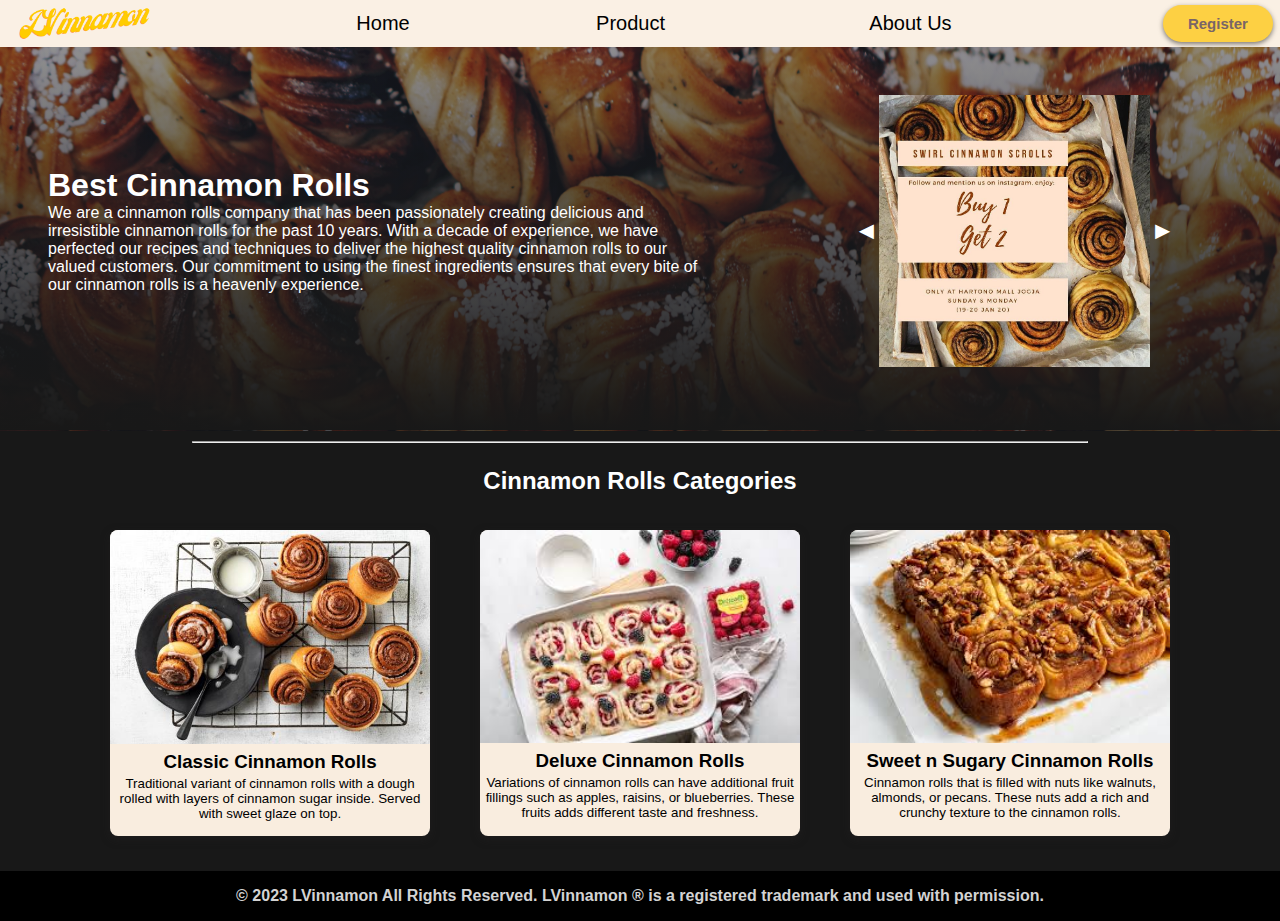
<file: index.html>
<!DOCTYPE html>
<html lang="en">

<head>
    <meta charset="UTF-8">
    <meta name="viewport" content="width=device-width, initial-scale=1.0">
    <link rel="stylesheet" href="./css/style.css">
    <script src="./js/jquery-3.6.0.min.js"></script>
    <title>Home</title>
</head>

<body>
    <!-- NAVBAR -->
    <nav id="nav-container">
        <a href="index.html"><img id="logo" src="assets\logo.png" alt="Image not Found!"></a>
        <a class="navitem" href="index.html">Home</a>
        <a class="navitem" href="product.html">Product</a>
        <div id="dropdown">
            <button id="dropbtn"><p class="navitem">About Us</p></button>
            <div id="dropdown-item">
                <a class="navitem" href="location.html">Location</a>
                <a class="navitem" href="aboutus.html">About Us</a>
            </div>
        </div>
        <button id="registerbtn" onclick="window.location.href='register.html';">Register</button>
    </nav>
    <div id="isi">
    <div id="bckimg">
        <div id="kiri">
            <h1>Best Cinnamon Rolls</h1>
            <p>We are a cinnamon rolls company that has been passionately creating delicious and irresistible cinnamon rolls for the past 10 years. With a decade of experience, we have perfected our recipes and techniques to deliver the highest quality cinnamon rolls to our valued customers. Our commitment to using the finest ingredients ensures that every bite of our cinnamon rolls is a heavenly experience.</p>
        </div>
        <div id="slide-body">
            <div id="slide-container">
                <div class="left">&#9668</div>
                <div id="content-container">
                    <div id="slider-content">
                        <img src="assets\slider1.jpeg" alt="err" class="slider-img">
                        <img src="assets\slider2.jpg" alt="err" class="slider-img">
                        <img src="assets\img212.jpg" alt="err" class="slider-img">
                    </div>
                </div>
                <div class="right">&#9658</div>
            </div>
        </div>
    </div>
    <div id="kategori">
        <hr>
        <h2>Cinnamon Rolls Categories</h2>
        <div id="isikat">
            
            <div class="card">
                <a href="/product.html#menu-1">
                <img src="assets\cat1.jpg" alt="">
                </a>
                <div id="isicard">
                    <h3>Classic Cinnamon Rolls</h3>
                    <p>Traditional variant of cinnamon rolls with a dough rolled with layers of cinnamon sugar inside.
                        Served with sweet glaze on top.
                    </p>
                </div>
            </div>

            <div class="card">
                <a href="/product.html#menu-2">
                    <img src="assets\cat2.jpg" alt="">
                    </a>
                <div id="isicard">
                    <h3>Deluxe Cinnamon Rolls</h3>
                    <p>Variations of cinnamon rolls can have additional fruit fillings such as apples, raisins, or blueberries. These fruits adds different taste and freshness.</p>
                </div>
            </div>
            <div class="card">
                <a href="/product.html#menu-3">
                    <img src="assets\cat3.jpeg" alt="">
                    </a>
                <div id="isicard">
                    <h3>Sweet n Sugary Cinnamon Rolls</h3>
                    <p>Cinnamon rolls that is filled with nuts like walnuts, almonds, or pecans. These nuts add a rich and crunchy texture to the cinnamon rolls.</p>
                </div>
            </div>
        </div>
    </div>
    </div>
    <!-- FOOTER -->
    <footer>
        © 2023 LVinnamon All Rights Reserved. LVinnamon ® is a registered trademark and used with permission.
    </footer>
    <script src="./js/main.js"></script>
</body>

</html>
</file>
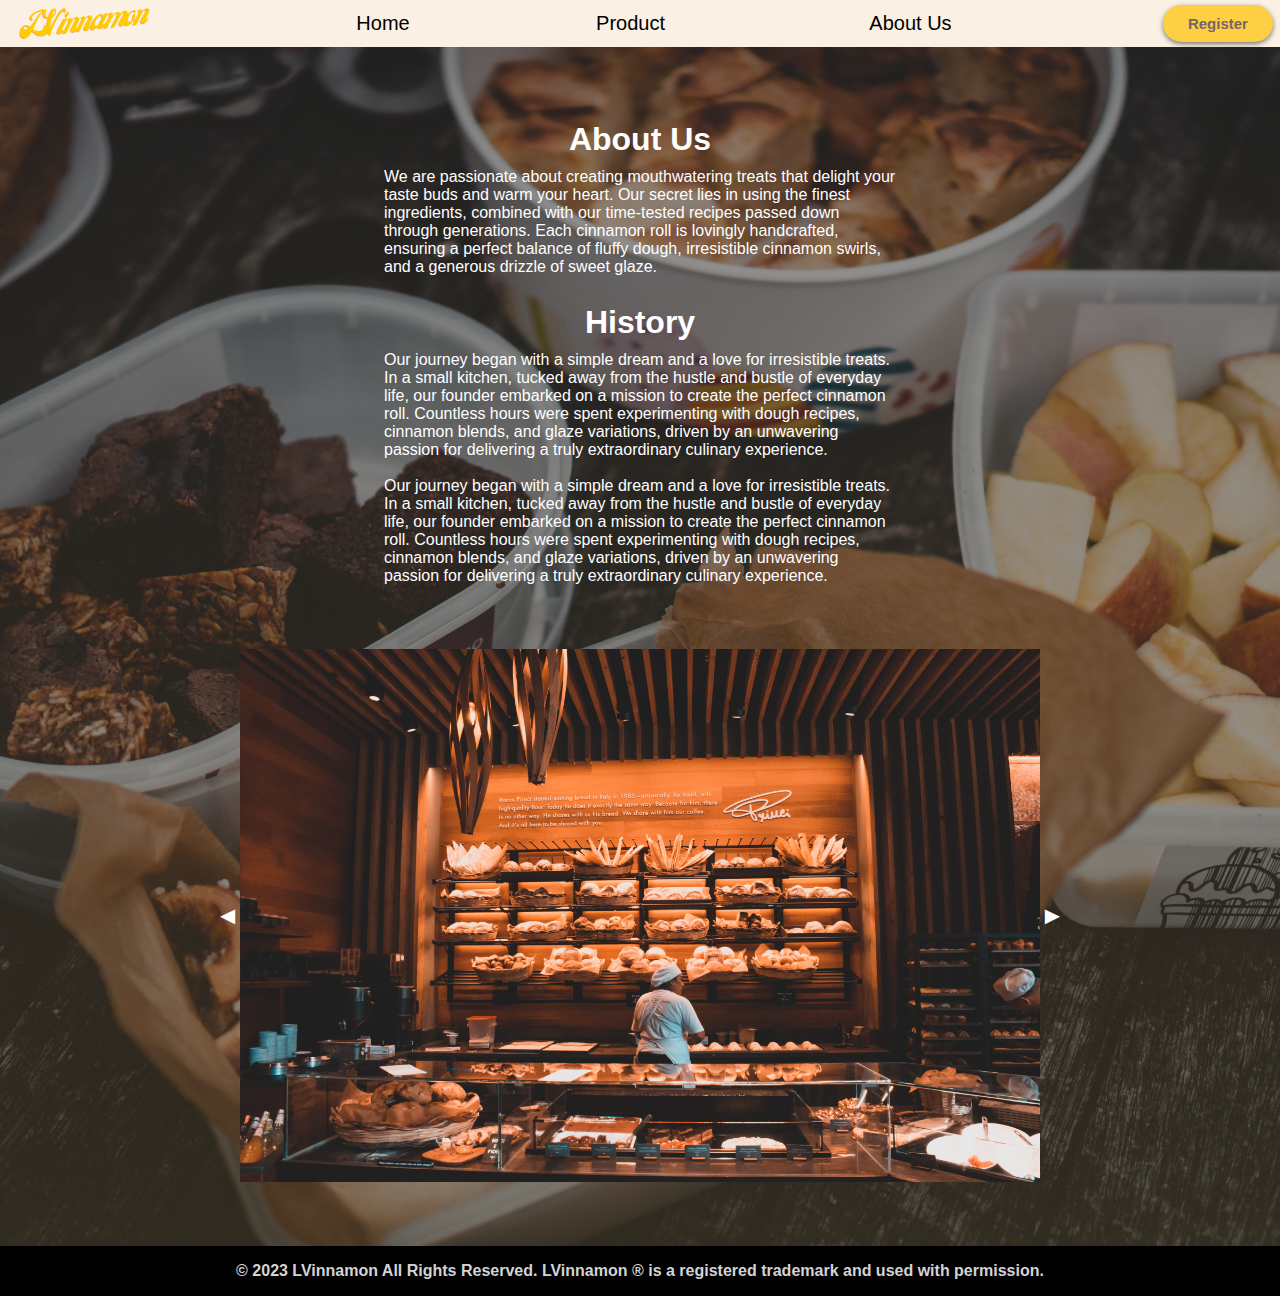
<file: aboutus.html>
<!DOCTYPE html>
<html lang="en">
<head>
    <meta charset="UTF-8">
    <meta name="viewport" content="width=device-width, initial-scale=1.0">
    <link rel="stylesheet" href="./css/aboutus.css">
    <script src="./js/jquery-3.6.0.min.js"></script>
    <title>About Us</title>
</head>
<body>
    <!-- NAVBAR -->
    <nav id="nav-container">
        <a href="index.html"><img id="logo" src="assets\logo.png" alt="Image not Found!"></a>
        <a class="navitem" href="index.html">Home</a>
        <a class="navitem" href="product.html">Product</a>
        <div id="dropdown">
            <button id="dropbtn"><p class="navitem">About Us</p></button>
            <div id="dropdown-item">
                <a class="navitem" href="location.html">Location</a>
                <a class="navitem" href="aboutus.html">About Us</a>
            </div>
        </div>
        <button id="registerbtn" onclick="window.location.href='register.html';">Register</button>
    </nav>
    <div id="isi">
        <div id="bckimg">
            <div id="isibg">
                <h1>About Us</h1>
                <p>We are passionate about creating mouthwatering treats that delight your taste buds and warm your heart. Our secret lies in using the finest ingredients, combined with our time-tested recipes passed down through generations. Each cinnamon roll is lovingly handcrafted, ensuring a perfect balance of fluffy dough, irresistible cinnamon swirls, and a generous drizzle of sweet glaze.</p>
                <br>
                <h1>History</h1>
                <p>Our journey began with a simple dream and a love for irresistible treats. In a small kitchen, tucked away from the hustle and bustle of everyday life, our founder embarked on a mission to create the perfect cinnamon roll. Countless hours were spent experimenting with dough recipes, cinnamon blends, and glaze variations, driven by an unwavering passion for delivering a truly extraordinary culinary experience.</p>
                <br>
                <p>Our journey began with a simple dream and a love for irresistible treats. In a small kitchen, tucked away from the hustle and bustle of everyday life, our founder embarked on a mission to create the perfect cinnamon roll. Countless hours were spent experimenting with dough recipes, cinnamon blends, and glaze variations, driven by an unwavering passion for delivering a truly extraordinary culinary experience.</p>
                <div id="slide-body">
                    <div id="slide-container">
                        <div class="left">&#9668</div>
                        <div id="content-container">
                            <div id="slider-content">
                                <img src="assets\compropic.jpg" alt="err" class="slider-img">
                                <img src="assets\compropic2.jpg" alt="err" class="slider-img">
                                <img src="assets\compropic3.jpg" alt="err" class="slider-img">
                            </div>
                        </div>
                        <div class="right">&#9658</div>
                    </div>
                </div>
            </div>
        </div>
    </div>
<!-- FOOTER -->
<footer>
    © 2023 LVinnamon All Rights Reserved. LVinnamon ® is a registered trademark and used with permission.
  </footer>
    <script src="./js/aboutus.js"></script>
</body>
</html>
</file>
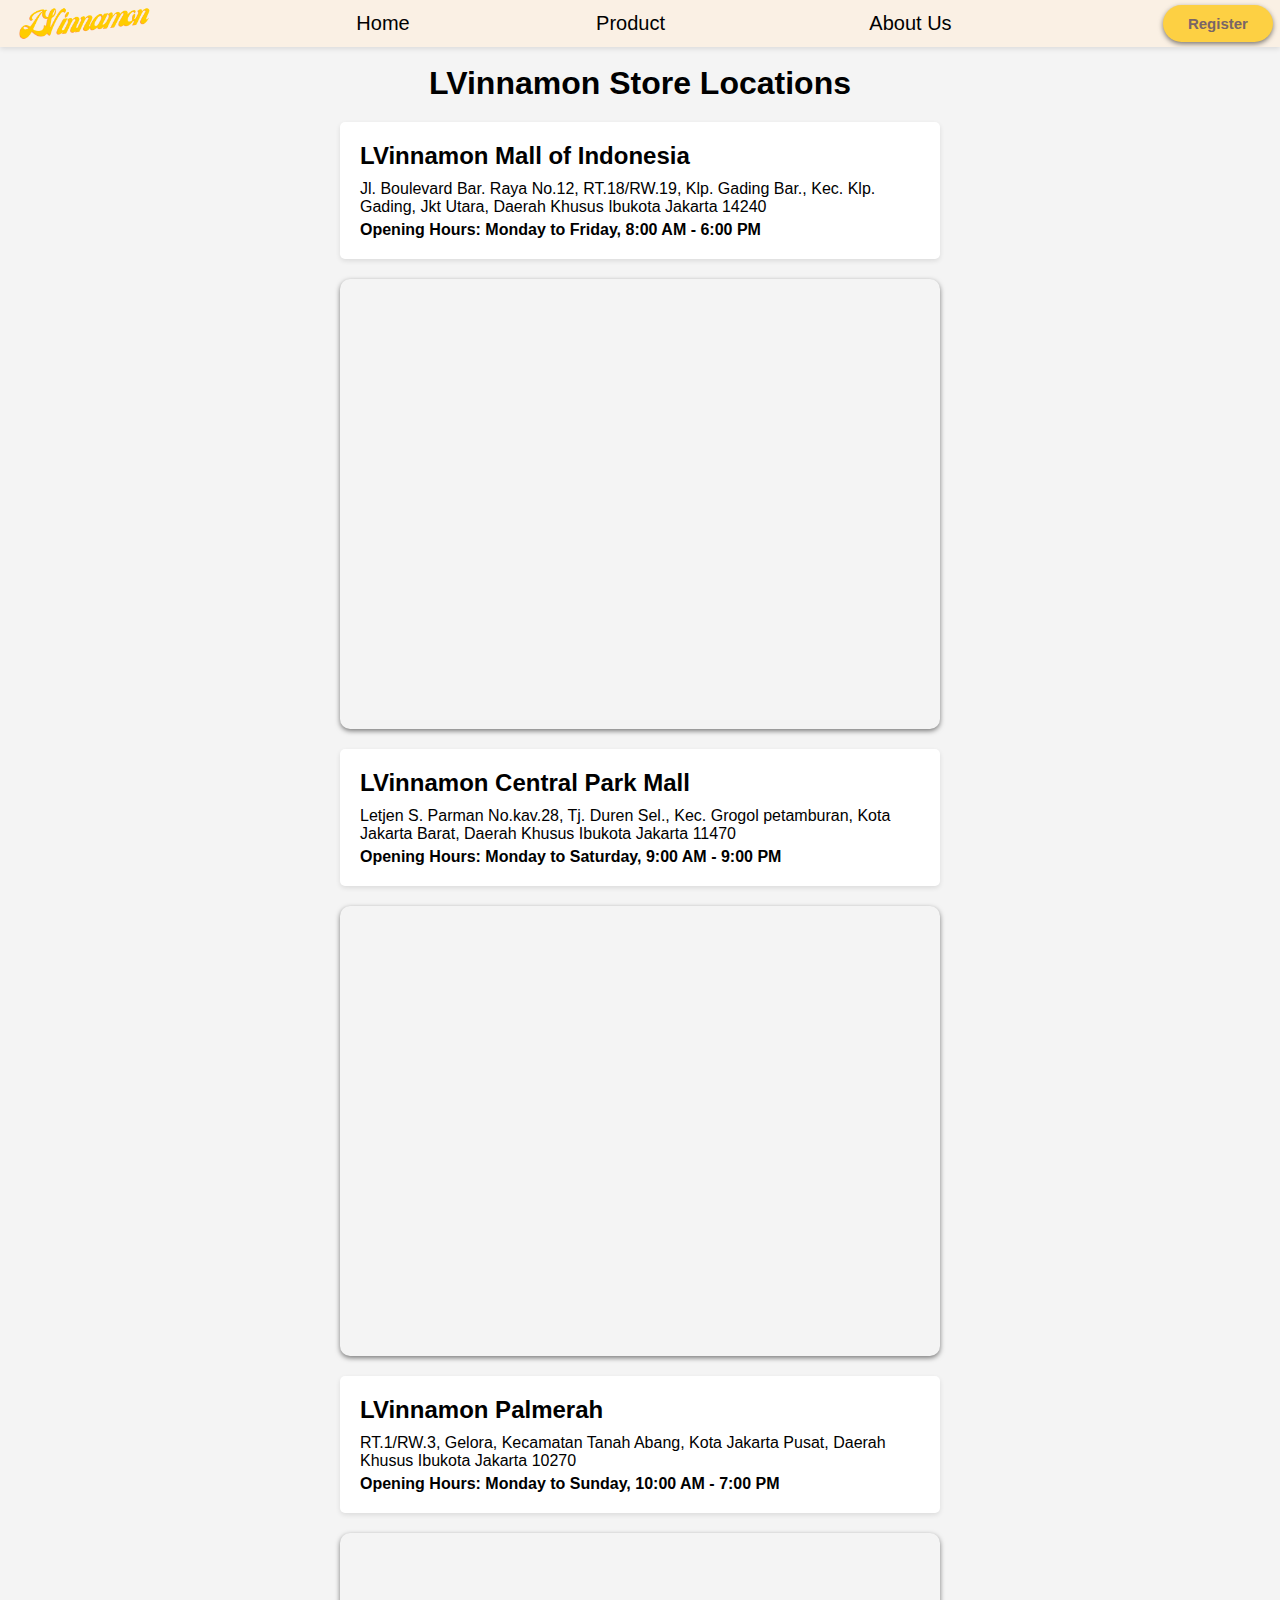
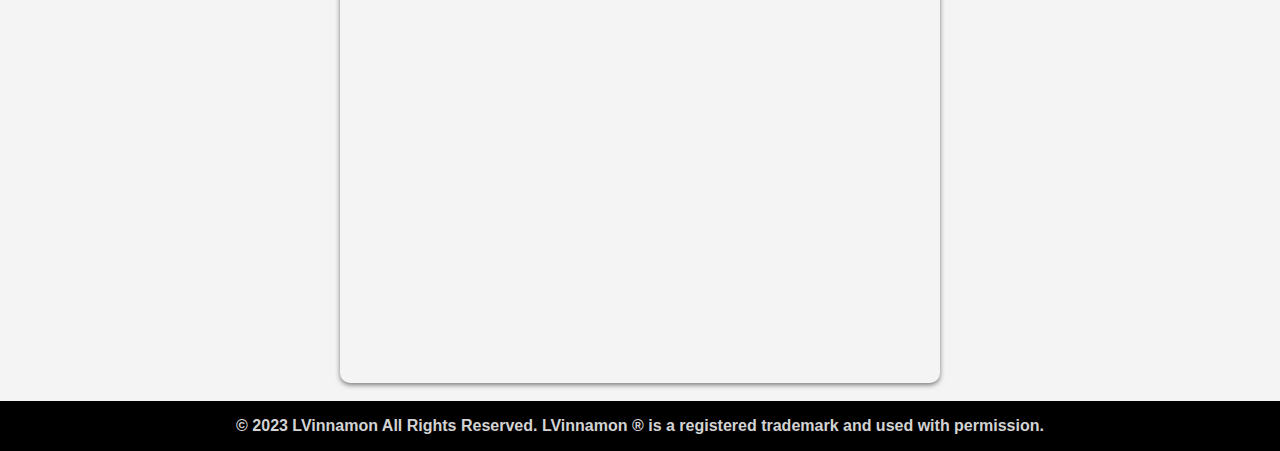
<file: location.html>
<!DOCTYPE html>
<html lang="en">

<head>
    <meta charset="UTF-8">
    <meta name="viewport" content="width=device-width, initial-scale=1.0">
    <link rel="stylesheet" href="./css/location.css">
    <script src="./js/jquery-3.6.0.min.js"></script>
    <title>LVinnamon Store Locations</title>
</head>
<body>
  <!-- NAVBAR -->
  <nav id="nav-container">
    <a href="index.html"><img id="logo" src="assets\logo.png" alt="Image not Found!"></a>
      <a class="navitem" href="index.html">Home</a>
      <a class="navitem" href="product.html">Product</a>
      <div id="dropdown">
          <button id="dropbtn"><p class="navitem">About Us</p></button>
          <div id="dropdown-item">
              <a class="navitem" href="location.html">Location</a>
              <a class="navitem" href="aboutus.html">About Us</a>
          </div>
      </div>
      <button id="registerbtn" onclick="window.location.href='register.html';">Register</button>
  </nav>
  <br>
<h1>LVinnamon Store Locations</h1>
<div class="content-container">
<div class="store-card">
  <h2 class="store-card__name">LVinnamon Mall of Indonesia</h2>
  <p class="store-card__address">Jl. Boulevard Bar. Raya No.12, RT.18/RW.19, Klp. Gading Bar., Kec. Klp. Gading, Jkt Utara, Daerah Khusus Ibukota Jakarta 14240</p>
  <p class="store-card__hours">Opening Hours: Monday to Friday, 8:00 AM - 6:00 PM</p>
</div>

<iframe src="https://www.google.com/maps/embed?pb=!1m18!1m12!1m3!1d7933.671118748197!2d106.8942834672035!3d-6.152772608174023!2m3!1f0!2f0!3f0!3m2!1i1024!2i768!4f13.1!3m3!1m2!1s0x2e69f541ce19b945%3A0x3431c7aaadd1f1b6!2sMall%20Of%20Indonesia!5e0!3m2!1sid!2sid!4v1686900387377!5m2!1sid!2sid" width="600" height="450" style="border:0;" allowfullscreen="" loading="lazy" referrerpolicy="no-referrer-when-downgrade"></iframe>

<div class="store-card">
  <h2 class="store-card__name">LVinnamon Central Park Mall</h2>
  <p class="store-card__address">Letjen S. Parman No.kav.28, Tj. Duren Sel., Kec. Grogol petamburan, Kota Jakarta Barat, Daerah Khusus Ibukota Jakarta 11470</p>
  <p class="store-card__hours">Opening Hours: Monday to Saturday, 9:00 AM - 9:00 PM</p>
</div>

<iframe src="https://www.google.com/maps/embed?pb=!1m18!1m12!1m3!1d3966.6516213605823!2d106.78579602105054!3d-6.177368577800932!2m3!1f0!2f0!3f0!3m2!1i1024!2i768!4f13.1!3m3!1m2!1s0x2e69f6f5802f381d%3A0xe816d65037c3207a!2sCentral%20Park!5e0!3m2!1sid!2sid!4v1686902977381!5m2!1sid!2sid" width="600" height="450" style="border:0;" allowfullscreen="" loading="lazy" referrerpolicy="no-referrer-when-downgrade"></iframe>

<div class="store-card">
  <h2 class="store-card__name">LVinnamon Palmerah</h2>
  <p class="store-card__address">RT.1/RW.3, Gelora, Kecamatan Tanah Abang, Kota Jakarta Pusat, Daerah Khusus Ibukota Jakarta 10270</p>
  <p class="store-card__hours">Opening Hours: Monday to Sunday, 10:00 AM - 7:00 PM</p>
</div>

<iframe src="https://www.google.com/maps/embed?pb=!1m18!1m12!1m3!1d3966.425065027307!2d106.79479971152583!3d-6.207529993754332!2m3!1f0!2f0!3f0!3m2!1i1024!2i768!4f13.1!3m3!1m2!1s0x2e69f6b9d5c5f189%3A0x116987b9272f716d!2sPalmerah!5e0!3m2!1sid!2sid!4v1686903014083!5m2!1sid!2sid" width="600" height="450" style="border:0;" allowfullscreen="" loading="lazy" referrerpolicy="no-referrer-when-downgrade"></iframe>


<br>
</div>
</body>
<!-- FOOTER -->
<footer>
  © 2023 LVinnamon All Rights Reserved. LVinnamon ® is a registered trademark and used with permission.
</footer>
</html>
</file>
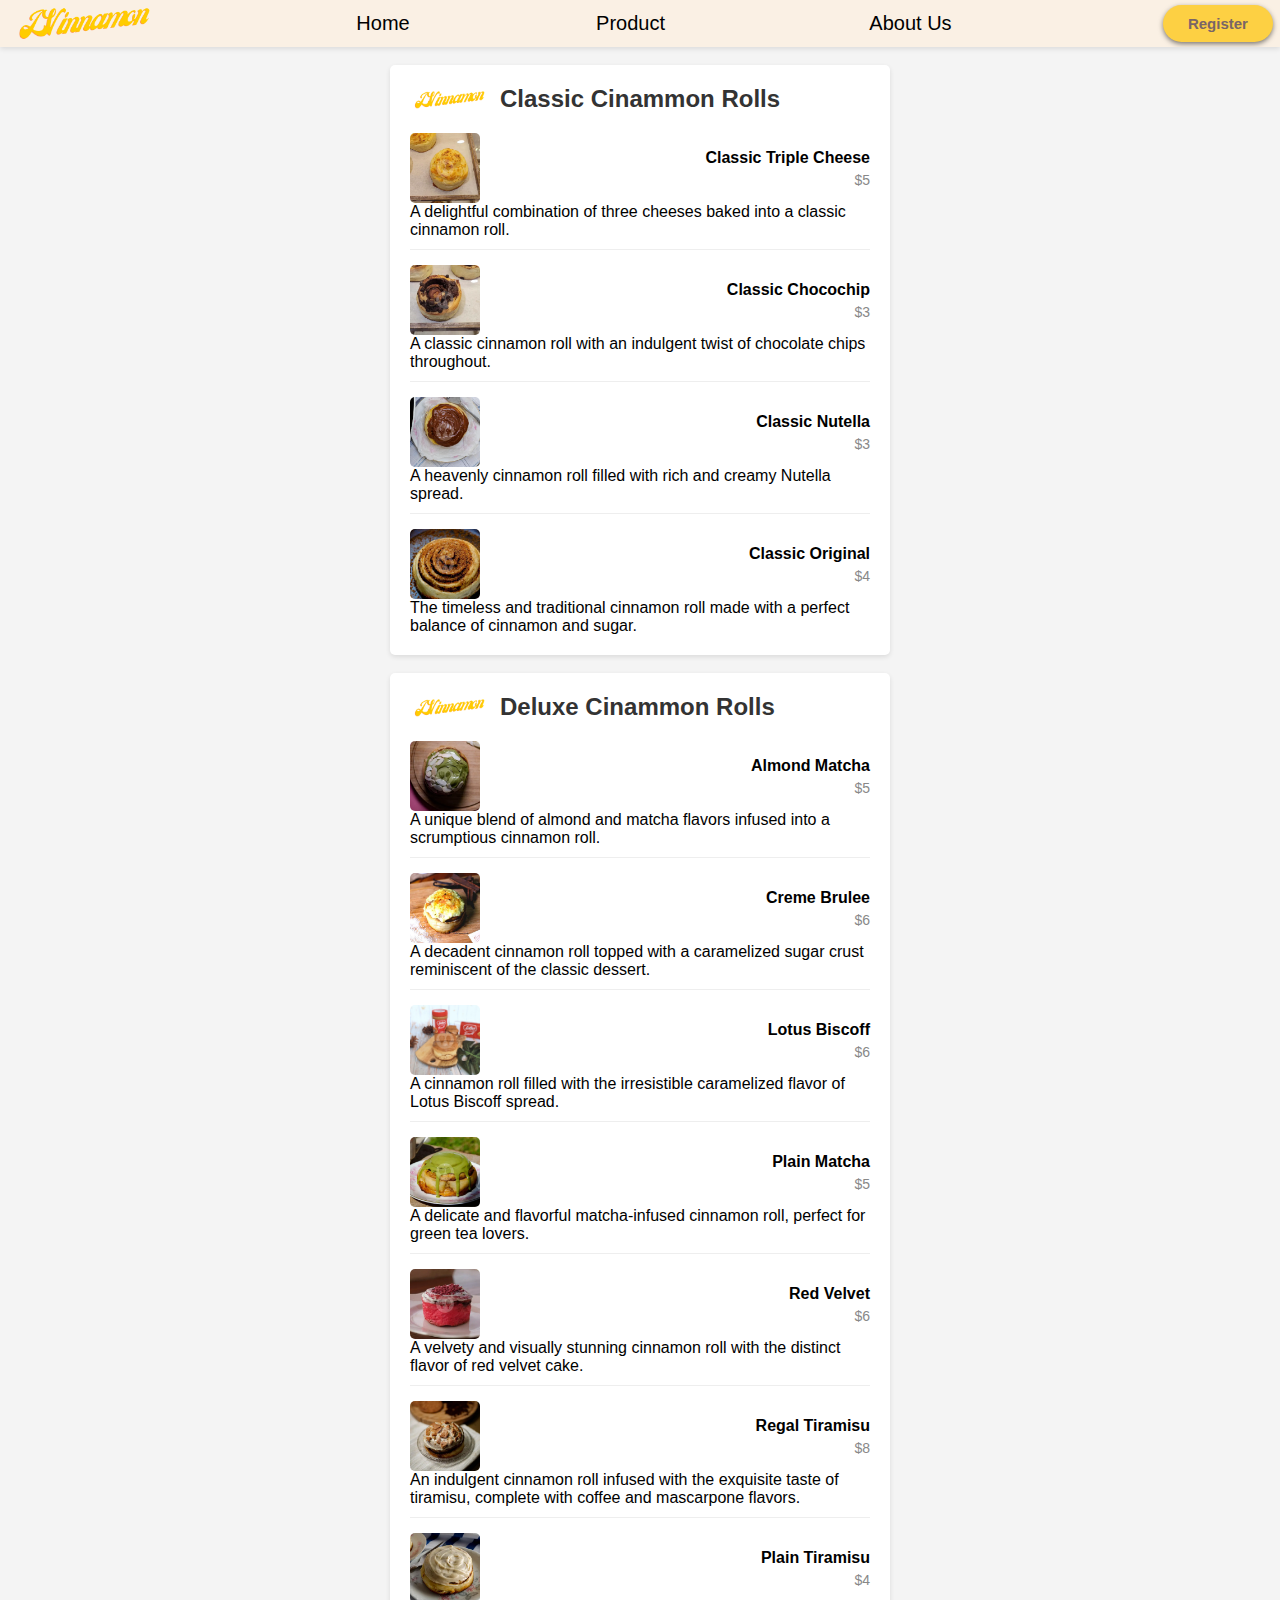
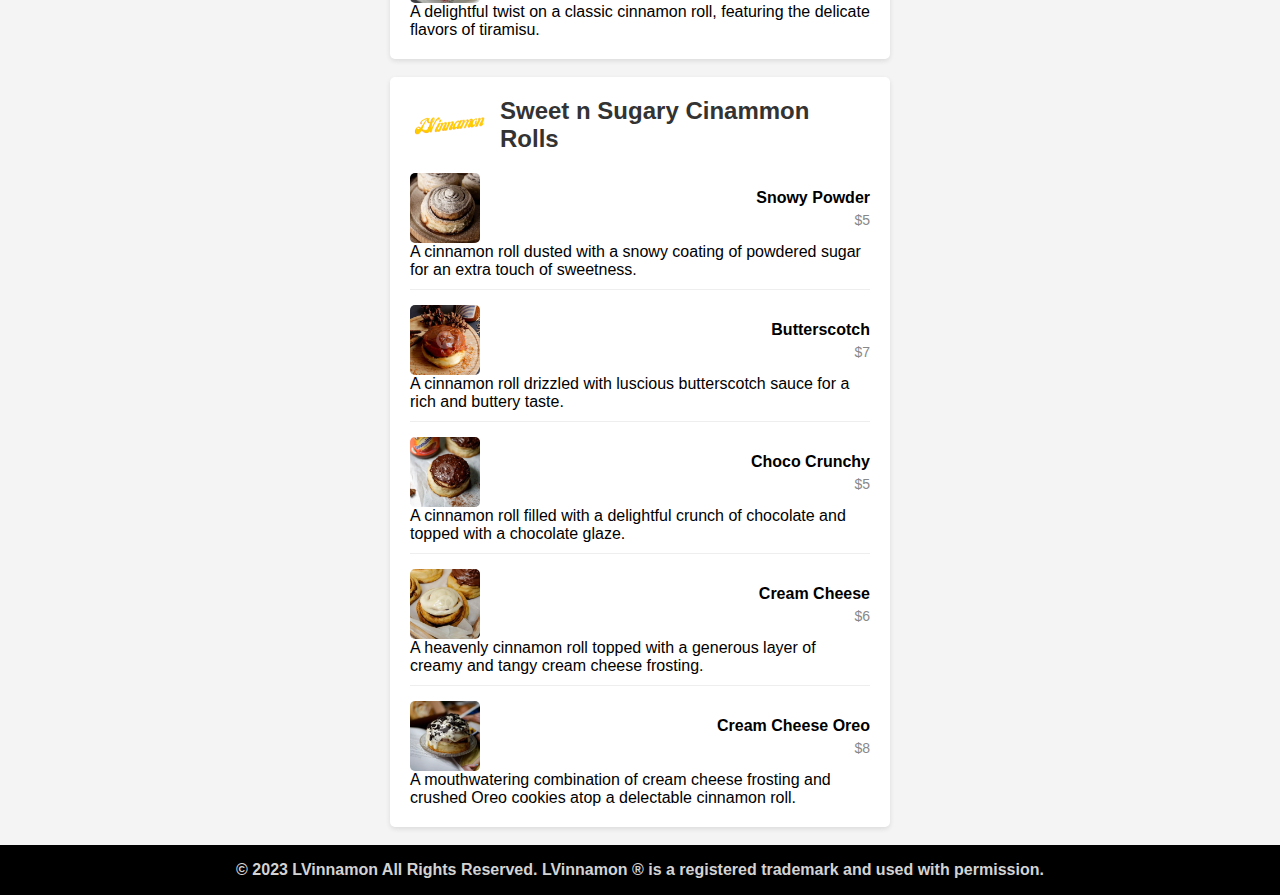
<file: product.html>
<!DOCTYPE html>
<html lang="en">

<head>
    <meta charset="UTF-8">
    <meta name="viewport" content="width=device-width, initial-scale=1.0">
    <link rel="stylesheet" href="./css/product.css">
    <script src="./js/jquery-3.6.0.min.js"></script>
    <title>Product</title>
</head>

<body>
    <!-- NAVBAR -->
    <nav id="nav-container">
      <a href="index.html"><img id="logo" src="assets\logo.png" alt="Image not Found!"></a>
      <a class="navitem" href="index.html">Home</a>
      <a class="navitem" href="product.html">Product</a>
      <div id="dropdown">
          <button id="dropbtn"><p class="navitem">About Us</p></button>
          <div id="dropdown-item">
              <a class="navitem" href="location.html">Location</a>
              <a class="navitem" href="aboutus.html">About Us</a>
          </div>
      </div>
      <button id="registerbtn" onclick="window.location.href='register.html';">Register</button>
  </nav>
    <br>
    <!-- PRODUCT -->
    <div class="menu-card"><a id="menu-1"></a>
        <div class="menu-card__header">
          <img src="assets\logo.png" alt="">
          <h1 class="menu-card__title">Classic Cinammon Rolls</h1>
        </div>
    
        <div class="menu-card__item">
          <div class="menu-card__item__info">
            <img class="menu-card__item__image" src="assets\Cinnamons\classic\cheese.webp" alt="Pizza Margherita">
            <div>
              <div class="menu-card__item__name">Classic Triple Cheese</div>
              <div class="menu-card__item__price">$5</div>
            </div>
          </div>
          <div class="menu-card__item__description">A delightful combination of three cheeses baked into a classic cinnamon roll.</div>
        </div>
    
        <div class="menu-card__item">
          <div class="menu-card__item__info">
            <img class="menu-card__item__image" src="assets\Cinnamons\classic\chocochip.webp" alt="  ">
            <div>
              <div class="menu-card__item__name">Classic Chocochip</div>
              <div class="menu-card__item__price">$3</div>
            </div>
          </div>
          <div class="menu-card__item__description">A classic cinnamon roll with an indulgent twist of chocolate chips throughout.</div>
        </div>
    
        <div class="menu-card__item">
          <div class="menu-card__item__info">
            <img class="menu-card__item__image" src="assets\Cinnamons\classic\nutella.webp" alt=" ">
            <div>
              <div class="menu-card__item__name">Classic Nutella</div>
              <div class="menu-card__item__price">$3</div>
            </div>
          </div>
          <div class="menu-card__item__description">A heavenly cinnamon roll filled with rich and creamy Nutella spread.</div>
        </div>
    
        <div class="menu-card__item">
          <div class="menu-card__item__info">
            <img class="menu-card__item__image" src="assets\Cinnamons\classic\original.webp" alt="">
            <div>
              <div class="menu-card__item__name">Classic Original</div>
              <div class="menu-card__item__price">$4</div>
            </div>
          </div>
          <div class="menu-card__item__description">The timeless and traditional cinnamon roll made with a perfect balance of cinnamon and sugar.</div>
        </div>
      </div>

<br>

<div class="menu-card"><a id="menu-2"></a>
        <div class="menu-card__header">
          <img src="assets\logo.png" alt="">
          <h1 class="menu-card__title">Deluxe Cinammon Rolls</h1>
        </div>
    
        <div class="menu-card__item">
          <div class="menu-card__item__info">
            <img class="menu-card__item__image" src="assets\Cinnamons\deluxe\almondmatcha.webp" alt="">
            <div>
              <div class="menu-card__item__name">Almond Matcha</div>
              <div class="menu-card__item__price">$5</div>
            </div>
          </div>
          <div class="menu-card__item__description">A unique blend of almond and matcha flavors infused into a scrumptious cinnamon roll.</div>
        </div>
    
        <div class="menu-card__item">
          <div class="menu-card__item__info">
            <img class="menu-card__item__image" src="assets\Cinnamons\deluxe\cremebrulee.webp" alt="  ">
            <div>
              <div class="menu-card__item__name">Creme Brulee</div>
              <div class="menu-card__item__price">$6</div>
            </div>
          </div>
          <div class="menu-card__item__description">A decadent cinnamon roll topped with a caramelized sugar crust reminiscent of the classic dessert.</div>
        </div>
    
        <div class="menu-card__item">
          <div class="menu-card__item__info">
            <img class="menu-card__item__image" src="assets\Cinnamons\deluxe\lotusbiscoff.webp" alt=" ">
            <div>
              <div class="menu-card__item__name">Lotus Biscoff</div>
              <div class="menu-card__item__price">$6</div>
            </div>
          </div>
          <div class="menu-card__item__description">A cinnamon roll filled with the irresistible caramelized flavor of Lotus Biscoff spread.</div>
        </div>
    
        <div class="menu-card__item">
          <div class="menu-card__item__info">
            <img class="menu-card__item__image" src="assets\Cinnamons\deluxe\matcha.webp" alt="  ">
            <div>
              <div class="menu-card__item__name">Plain Matcha</div>
              <div class="menu-card__item__price">$5</div>
            </div>
          </div>
          <div class="menu-card__item__description">A delicate and flavorful matcha-infused cinnamon roll, perfect for green tea lovers.</div>
        </div>
    
        <div class="menu-card__item">
          <div class="menu-card__item__info">
            <img class="menu-card__item__image" src="assets\Cinnamons\deluxe\redvelvet.webp" alt="  ">
            <div>
              <div class="menu-card__item__name">Red Velvet</div>
              <div class="menu-card__item__price">$6</div>
            </div>
          </div>
          <div class="menu-card__item__description">A velvety and visually stunning cinnamon roll with the distinct flavor of red velvet cake.</div>
        </div>
    
        <div class="menu-card__item">
          <div class="menu-card__item__info">
            <img class="menu-card__item__image" src="assets\Cinnamons\deluxe\regaltiramisu.webp" alt=" ">
            <div>
              <div class="menu-card__item__name">Regal Tiramisu</div>
              <div class="menu-card__item__price">$8</div>
            </div>
          </div>
          <div class="menu-card__item__description">An indulgent cinnamon roll infused with the exquisite taste of tiramisu, complete with coffee and mascarpone flavors.</div>
        </div>
    
        <div class="menu-card__item">
          <div class="menu-card__item__info">
            <img class="menu-card__item__image" src="assets\Cinnamons\deluxe\tiramisu.webp" alt="">
            <div>
              <div class="menu-card__item__name">Plain Tiramisu</div>
              <div class="menu-card__item__price">$4</div>
            </div>
          </div>
          <div class="menu-card__item__description">A delightful twist on a classic cinnamon roll, featuring the delicate flavors of tiramisu.</div>
        </div>
      </div>

<br>

<div class="menu-card"><a id="menu-3"></a>
        <div class="menu-card__header">
          <img src="assets\logo.png" alt="">
          <h1 class="menu-card__title">Sweet n Sugary Cinammon Rolls</h1>
        </div>
    
        <div class="menu-card__item">
          <div class="menu-card__item__info">
            <img class="menu-card__item__image" src="assets\Cinnamons\sweet-n-sugary\snowpowder.webp" alt="">
            <div>
              <div class="menu-card__item__name">Snowy Powder</div>
              <div class="menu-card__item__price">$5</div>
            </div>
          </div>
          <div class="menu-card__item__description">A cinnamon roll dusted with a snowy coating of powdered sugar for an extra touch of sweetness.</div>
        </div>
    
        <div class="menu-card__item">
          <div class="menu-card__item__info">
            <img class="menu-card__item__image" src="assets\Cinnamons\sweet-n-sugary\butterscotch.webp" alt="  ">
            <div>
              <div class="menu-card__item__name">Butterscotch</div>
              <div class="menu-card__item__price">$7</div>
            </div>
          </div>
          <div class="menu-card__item__description">A cinnamon roll drizzled with luscious butterscotch sauce for a rich and buttery taste.</div>
        </div>
    
        <div class="menu-card__item">
          <div class="menu-card__item__info">
            <img class="menu-card__item__image" src="assets\Cinnamons\sweet-n-sugary\chococrunch.webp" alt=" ">
            <div>
              <div class="menu-card__item__name">Choco Crunchy</div>
              <div class="menu-card__item__price">$5</div>
            </div>
          </div>
          <div class="menu-card__item__description">A cinnamon roll filled with a delightful crunch of chocolate and topped with a chocolate glaze.</div>
        </div>

        <div class="menu-card__item">
            <div class="menu-card__item__info">
              <img class="menu-card__item__image" src="assets\Cinnamons\sweet-n-sugary\creamcheese.webp" alt=" ">
              <div>
                <div class="menu-card__item__name">Cream Cheese</div>
                <div class="menu-card__item__price">$6</div>
              </div>
            </div>
            <div class="menu-card__item__description">A heavenly cinnamon roll topped with a generous layer of creamy and tangy cream cheese frosting.</div>
          </div>

          <div class="menu-card__item">
            <div class="menu-card__item__info">
              <img class="menu-card__item__image" src="assets\Cinnamons\sweet-n-sugary\creamcheeseoreo.webp" alt=" ">
              <div>
                <div class="menu-card__item__name">Cream Cheese Oreo</div>
                <div class="menu-card__item__price">$8</div>
              </div>
            </div>
            <div class="menu-card__item__description">A mouthwatering combination of cream cheese frosting and crushed Oreo cookies atop a delectable cinnamon roll.</div>
          </div>


    </div>

    <br>
    
    <!-- FOOTER -->
    <footer>
        © 2023 LVinnamon All Rights Reserved. LVinnamon ® is a registered trademark and used with permission.
    </footer>
</body>

</html>
</file>
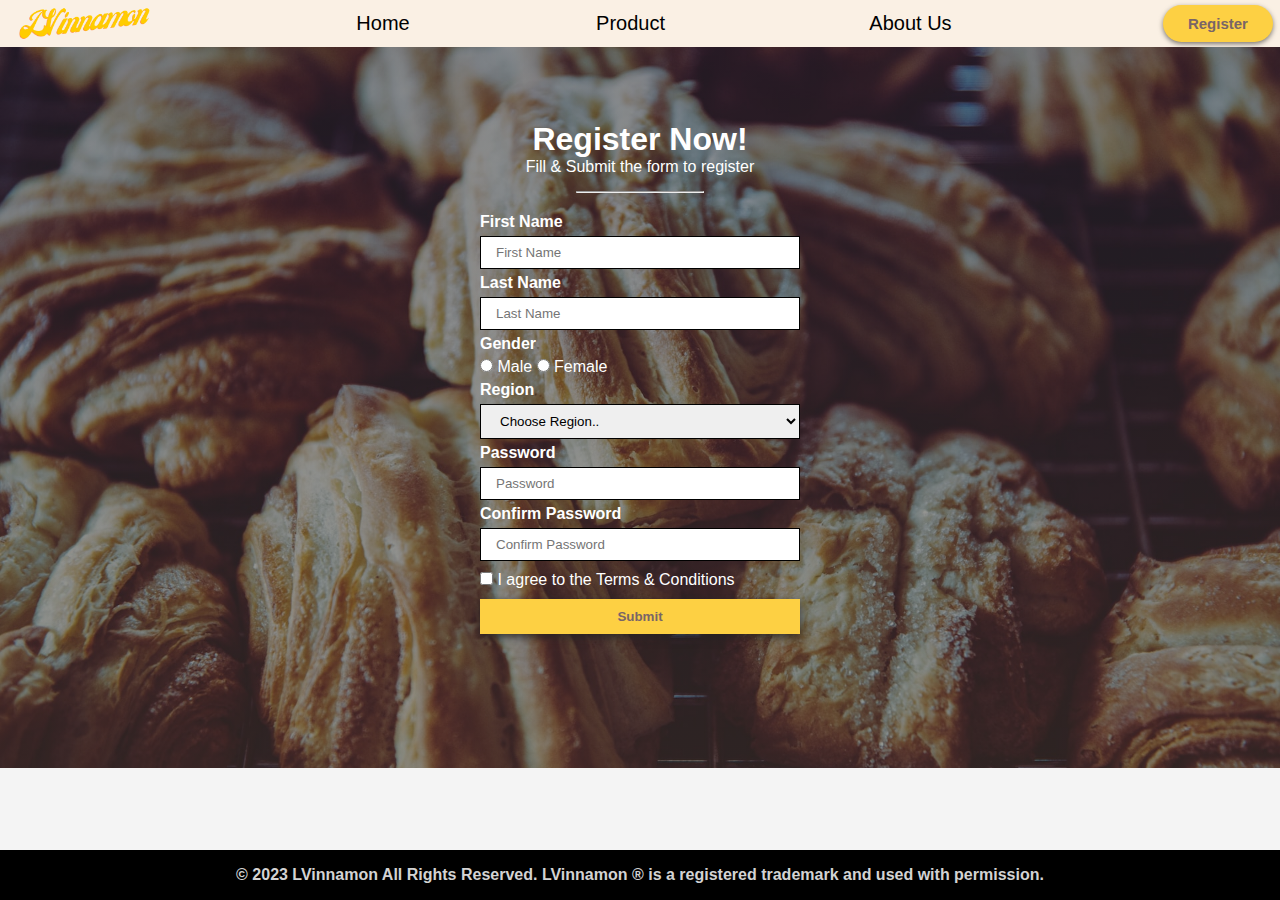
<file: register.html>
<!DOCTYPE html>
<html lang="en">
<head>
    <meta charset="UTF-8">
    <meta name="viewport" content="width=device-width, initial-scale=1.0">
    <link rel="stylesheet" href="./css/register.css">
    <title>Register</title>
</head>
<body>
    <!--NAVBAR-->
    <nav id="nav-container">
        <a href="index.html"><img id="logo" src="assets\logo.png" alt="Image not Found!"></a>
        <a class="navitem" href="index.html">Home</a>
        <a class="navitem" href="product.html">Product</a>
        <div id="dropdown">
            <button id="dropbtn"><p class="navitem">About Us</p></button>
            <div id="dropdown-item">
                <a class="navitem" href="location.html">Location</a>
                <a class="navitem" href="aboutus.html">About Us</a>
            </div>
        </div>
        <button id="registerbtn" onclick="window.location.href='register.html';">Register</button>
    </nav>
    <div id="isi">
        <div id="bckimg">
            <div id="isibg">
                <div id="header">
                    <h1>Register Now!</h1>
                    Fill & Submit the form to register
                </div>
                <hr>
                <form id="form-regis">
                    <label for="fname"><b>First Name</b></label>
                    <input type="text" placeholder="First Name" id="fname">
                    <label for="lname"><b>Last Name</b></label>
                    <input type="text" placeholder="Last Name" id="lname">
                    <label for=""><b>Gender</b></label>
                    <div id="selgen"> 
                        <input type="radio" id="male" value="male" name="gender">
                        <label for="male">Male</label>
                        <input type="radio" id="female" value="female" name="gender">
                        <label for="female">Female</label>
                    </div>
                    <label for=""><b>Region</b></label>
                    <select id="region" name="region">
                        <option value="select">Choose Region..</option>
                        <option value="sea">Asia</option>
                        <option value="america">America</option>
                        <option value="eu">Europe</option>
                    </select>
                    <label for="psw"><b>Password</b></label>
                    <input type="password" id="psw" placeholder="Password">
                    <label for="cfpw"><b>Confirm Password</b></label>
                    <input type="password" id="cfpw" placeholder="Confirm Password">
                    <div id="checkbox">
                        <input type="checkbox" id="tos">
                        I agree to the Terms & Conditions
                    </div>
                    <button onclick="Submit()" type="button" id="submitbtn">Submit</button>
                </form>
            </div>
        </div>          
    </div>
    <!-- FOOTER -->
    <footer>
        © 2023 LVinnamon All Rights Reserved. LVinnamon ® is a registered trademark and used with permission.
    </footer>
    <script src="./js/register.js"></script>
</body>
</html>
</file>
<file: css/style.css>
* {
    margin: 0;
    padding: 0;
    box-sizing: border-box;
    font-family: 'Trebuchet MS', 'Lucida Sans Unicode', 'Lucida Grande', 'Lucida Sans', Arial, sans-serif
}

body {
    min-height: 100vh;
    display: flex;
    flex-direction: column;
    background-color: #f4f4f4;
}

.bold{
    font-weight: bold;
}
.yellow{
    color: #fdd043;
}
/* navbar */
#logo {
    width: 150px;
    margin-inline: 10px;
}

#nav-container {
    display: flex;
    flex-direction: row;
    justify-content: space-between;
    background-color:#FAF0E4;
    overflow: hidden;
    text-align: center;
    align-items: center;
    box-shadow: 0 2px 5px rgba(0, 0, 0, 0.1);
}

.navitem {
    text-decoration: none;
    color: black;
    font-size: 20px;
}

.navitem:hover{
    color: #fdd043;
    transition: 700ms;
}



#dropbtn {
    border: none;
    background-color: inherit;
    font-size: 16px;
    padding: 12px 18px;
    transition: 700ms;
}

#dropdown-item {
    background-color:#f9eddf;
    position: absolute;
    display: none;
    z-index: 1;   
    transition: 700ms;
}

#dropdown-item a {
    color: black;
    padding: 12px 18px;
    text-decoration: none;
    display: block;
    transition: 700ms;

}

#registerbtn{
    background-color:#fdd043;
    border: none;  
    color: #796567;
    padding: 10px 25px;
    font-weight:600;
    border-radius: 25px;
    font-size: 15px;
    margin-inline: 7px;
    box-shadow: 0 2px 5px rgba(0, 0, 0, 0.5);
    transition: 700ms;
}

#registerbtn:hover {
    background-color:#ffdc73;
    transition: 700ms;

}

#dropdown-item a:hover {
    background-color: blanchedalmond;
    transition: 700ms;
}

#dropdown:hover #dropdown-item{
    display: block;
    transition: 700ms;  
}

/* FOOTER */
footer {
    width: 100%;
    bottom: 0;
    background-color: black;
    color: lightgray;
    padding: 1rem;
    text-align: center;
    font-weight: bold;
    margin-top: auto;
}

/* isi */

#isi {
    display: flex;
    flex-direction: column;
    background-color:rgba(24, 24, 24);
}

#bckimg {
    width: 1;
    background-image:linear-gradient(rgba(35, 34, 34, 0.5), rgb(24, 24, 24)),url('../assets/bgimg1.jpg');
    background-repeat: no-repeat;
    background-position: center;
    background-size: cover;
    display: flex;
    align-items: center;
    color: white;
    padding-bottom: 1rem;
}

#kiri {
    width: 60%;
    margin: 0px 3rem;
}

/* image slider */

#slide-body {
    width: 40%;
    display: flex;
    justify-content: center;
    margin: 3rem;
}

#slide-container {
    display: flex;
    align-items: center;
    transition: 700ms;
}

#slide-container:hover {
    scale: 1.05;
    transition: 700ms;
}

#content-container {
    overflow: hidden;
    width: 271.5px;
}

#slider-content {
    display: flex;
    position: relative; 
    margin-left: -271.5px;
}

.slider-img {
    width: 271.5px;
    
}

.left {
    cursor: pointer;
    font-size: 25px;
}

.right {
    cursor: pointer;
    font-size: 25px;
}

hr {
    width: 70%;
    margin-bottom: 1.5rem;
}

#kategori {
    display: flex;
    flex-direction: column;
    justify-content: center;
    align-items: center;
    margin: 10px 0px;
}

#kategori h2 {
   margin-bottom: 10px;
   color: white;
}

#isikat {
    width: 100%;
    display: flex;
    justify-content: center;
    text-align: center;
}

#isikat img {
    width: 100%;
    
}

#isikat h3 {
    margin: 3px 3px;
}

#isikat p {
    font-size: smaller;
    margin-inline: 2px;
    margin-top: 2px;
    margin-bottom: 15px;
}

.card {
    width: 25%;
    display: flex;
    flex-direction: column;
    justify-content: center;
    text-align: center;
    box-shadow: 0 3px 8px 0 rgba(35, 34, 34, 0.5);
    border-radius: 8px;
    margin: 25px;
    overflow: hidden;
    background-color: #f9eddf;
    transition: 1700ms;
}

.card:hover{
    scale: 1.15;
    transition: 700ms;
}

@media screen and (max-width: 800px) {
    #nav-container {
        display: flex;
        flex-direction: column;
        justify-content: space-between;
        background-color:#FAF0E4;
        overflow: hidden;
        text-align: center;
        align-items: center;
        padding: 10px;
    }

    #nav-container a {
        text-decoration: none;
        color: black;
        margin: 8px 0px;
    }

    #logo {
        width: 20%;
    }

    #slide-body {
        width: 30%;
        display: flex;
        justify-content: center;
        margin-block: 3rem;
        margin-right: 4rem;
    }
    
    #slide-container {
        display: flex;
        align-items: center;
        transition: 700ms;
    }
    
    #slide-container:hover {
        scale: 1.05;
        transition: 700ms;
    }
    
    #content-container {
        overflow: hidden;
        width: 250px;
    }
    
    #slider-content {
        display: flex;
        position: relative; 
        margin-left: -250px;
    }
    
    .slider-img {
        width: 250px;
        
    }
    
    .left {
        cursor: pointer;
    }
    
    .right {
        cursor: pointer;
    }

    #kiri {
        width: 70%;
        margin: 0px 2rem;
    }

}
</file>
<file: css/aboutus.css>
* {
    margin: 0;
    padding: 0;
    box-sizing: border-box;
    font-family: 'Trebuchet MS', 'Lucida Sans Unicode', 'Lucida Grande', 'Lucida Sans', Arial, sans-serif;
}

/* navbar */
#logo {
    width: 150px;
    margin-inline: 10px;
}

#nav-container {
    display: flex;
    flex-direction: row;
    justify-content: space-between;
    background-color:#FAF0E4;
    overflow: hidden;
    text-align: center;
    align-items: center;
    box-shadow: 0 2px 5px rgba(0, 0, 0, 0.1);
}

.navitem {
    text-decoration: none;
    color: black;
    font-size: 20px;
}

.navitem:hover{
    color: #fdd043;
    transition: 700ms;
}



#dropbtn {
    border: none;
    background-color: inherit;
    font-size: 16px;
    padding: 12px 18px;
    transition: 700ms;
}

#dropdown-item {
    background-color:#f9eddf;
    position: absolute;
    display: none;
    z-index: 1;   
    transition: 700ms;
}

#dropdown-item a {
    color: black;
    padding: 12px 18px;
    text-decoration: none;
    display: block;
    transition: 700ms;

}

#registerbtn{
    background-color:#fdd043;
    border: none;  
    color: #796567;
    padding: 10px 25px;
    font-weight:600;
    border-radius: 25px;
    font-size: 15px;
    margin-inline: 7px;
    box-shadow: 0 2px 5px rgba(0, 0, 0, 0.5);
    transition: 700ms;
}

#registerbtn:hover {
    background-color:#ffdc73;
    transition: 700ms;

}

#dropdown-item a:hover {
    background-color: blanchedalmond;
    transition: 700ms;
}

#dropdown:hover #dropdown-item{
    display: block;
    transition: 700ms;  
}

/* isi */
#isi {
    display: flex;
    flex-direction: column;
    background-color: #eae7e4;
}

#bckimg {
    width: 1;
    background-image:linear-gradient(rgba(36, 35, 34, 0.5), rgba(67, 56, 34, 0.5)),url('../assets/aboutusbg.jpg');
    background-repeat: no-repeat;
    background-position: center;
    background-size: cover;
    color: white;
}

#isibg {
    display: flex;
    flex-direction: column;
    align-items: center;
    margin-block: 4rem;
    margin-inline: 24rem;
}

#isibg h1 {
    margin-block: 10px;
}

  /* FOOTER */
  footer {
    width: 100%;
    bottom: 0;
    background-color: black;
    color: lightgray;
    padding: 1rem;
    text-align: center;
    font-weight: bold;
    margin-top: auto;
}

/* image slider */
#slide-body {
    width: 80%;
    display: flex;
    justify-content: center;
    margin-top: 4rem;
}

#slide-container {
    display: flex;
    align-items: center;
}

#content-container {
    overflow: hidden;
    width: 800px;
}

#slider-content {
    display: flex;
    position: relative; 
    margin-left: -800px;
}

.slider-img {
    width: 800px;
}

.left {
    cursor: pointer;
    font-size: 25px;
}

.right {
    cursor: pointer;
    font-size: 25px;
}

@media screen and (max-width: 800px) {
    #isibg {
        display: flex;
        flex-direction: column;
        align-items: center;
        margin-block: 4rem;
        margin-inline: 5rem;
    }

    #slide-body {
        width: 80%;
        display: flex;
        justify-content: center;
        margin-top: 4rem;
    }
    
    #slide-container {
        display: flex;
        align-items: center;
    }
    
    #content-container {
        overflow: hidden;
        width: 600px;
    }
    
    #slider-content {
        display: flex;
        position: relative; 
        margin-left: -600px;

    }
    
    .slider-img {
        width: 600px;
    }


    #nav-container {
        display: flex;
        flex-direction: column;
        justify-content: space-between;
        background-color:#FAF0E4;
        overflow: hidden;
        text-align: center;
        align-items: center;
        padding: 10px;
    }

    #nav-container a {
        text-decoration: none;
        color: black;
        margin: 8px 0px;
    }

    #logo {
        width: 20%;
    }  
}
</file>
<file: css/location.css>
* {
    margin: 0;
    padding: 0;
    box-sizing: border-box;
    font-family: 'Trebuchet MS', 'Lucida Sans Unicode', 'Lucida Grande', 'Lucida Sans', Arial, sans-serif;
    
}

body {
    min-height: 100vh;
    display: flex;
    flex-direction: column;
    background-color: #f4f4f4;
}

.content-container{
        
    display: flex;
    align-items: center;
    flex-direction: column;

}

iframe {
    border-radius: 10px;
    box-shadow: 0 2px 5px rgba(0, 0, 0, 0.5);
}


/* navbar */
#logo {
    width: 150px;
    margin-inline: 10px;
}

#nav-container {
    display: flex;
    flex-direction: row;
    justify-content: space-between;
    background-color:#FAF0E4;
    overflow: hidden;
    text-align: center;
    align-items: center;
    box-shadow: 0 2px 5px rgba(0, 0, 0, 0.1);
}

.navitem {
    text-decoration: none;
    color: black;
    font-size: 20px;
}

.navitem:hover{
    color: #fdd043;
    transition: 700ms;
}



#dropbtn {
    border: none;
    background-color: inherit;
    font-size: 16px;
    padding: 12px 18px;
    transition: 700ms;
}

#dropdown-item {
    background-color:#f9eddf;
    position: absolute;
    display: none;
    z-index: 1;   
    transition: 700ms;
}

#dropdown-item a {
    color: black;
    padding: 12px 18px;
    text-decoration: none;
    display: block;
    transition: 700ms;

}

#registerbtn{
    background-color:#fdd043;
    border: none;  
    color: #796567;
    padding: 10px 25px;
    font-weight:600;
    border-radius: 25px;
    font-size: 15px;
    margin-inline: 7px;
    box-shadow: 0 2px 5px rgba(0, 0, 0, 0.5);
    transition: 700ms;
}

#registerbtn:hover {
    background-color:#ffdc73;
    transition: 700ms;

}

#dropdown-item a:hover {
    background-color: blanchedalmond;
    transition: 700ms;
}

#dropdown:hover #dropdown-item{
    display: block;
    transition: 700ms;  
}

h1 {
    text-align: center;
}

.store-card {
    background-color: #fff;
    border-radius: 5px;
    box-shadow: 0 2px 5px rgba(0, 0, 0, 0.1);
    max-width: 600px;
    margin: 20px auto;
    padding: 20px;
}

.store-card__name {
    font-size: 24px;
    margin-bottom: 10px;
}

.store-card__address {
    margin-bottom: 5px;
}

.store-card__hours {
    font-weight: bold;
}

  /* FOOTER */
footer {
    width: 100%;
    bottom: 0;
    background-color: black;
    color: lightgray;
    padding: 1rem;
    text-align: center;
    font-weight: bold;
    margin-top: auto;
}


@media screen and (max-width: 800px) {
    #nav-container {
        display: flex;
        flex-direction: column;
        justify-content: space-between;
        background-color:#FAF0E4;
        overflow: hidden;
        text-align: center;
        align-items: center;
        padding: 10px;
    }

    #nav-container a {
        text-decoration: none;
        color: black;
        margin: 8px 0px;
    }

    #logo {
        width: 20%;
    }
}
</file>
<file: css/product.css>
* {
    margin: 0;
    padding: 0;
    box-sizing: border-box;
    font-family: 'Trebuchet MS', 'Lucida Sans Unicode', 'Lucida Grande', 'Lucida Sans', Arial, sans-serif;
    
}

body{
    min-height: 100vh;
    display: flex;
    flex-direction: column;
    background-color: #f4f4f4;
}

.bold{
    font-weight: bold;
}
.yellow{
    color: #fdd043;
}
/* navbar */
#logo {
  width: 150px;
  margin-inline: 10px;
}

#nav-container {
  display: flex;
  flex-direction: row;
  justify-content: space-between;
  background-color:#FAF0E4;
  overflow: hidden;
  text-align: center;
  align-items: center;
  box-shadow: 0 2px 5px rgba(0, 0, 0, 0.1);
}

.navitem {
  text-decoration: none;
  color: black;
  font-size: 20px;
}

.navitem:hover{
  color: #fdd043;
  transition: 700ms;
}



#dropbtn {
  border: none;
  background-color: inherit;
  font-size: 16px;
  padding: 12px 18px;
  transition: 700ms;
}

#dropdown-item {
  background-color:#f9eddf;
  position: absolute;
  display: none;
  z-index: 1;   
  transition: 700ms;
}

#dropdown-item a {
  color: black;
  padding: 12px 18px;
  text-decoration: none;
  display: block;
  transition: 700ms;

}

#registerbtn{
  background-color:#fdd043;
  border: none;  
  color: #796567;
  padding: 10px 25px;
  font-weight:600;
  border-radius: 25px;
  font-size: 15px;
  margin-inline: 7px;
  box-shadow: 0 2px 5px rgba(0, 0, 0, 0.5);
  transition: 700ms;
}

#registerbtn:hover {
  background-color:#ffdc73;
  transition: 700ms;

}

#dropdown-item a:hover {
  background-color: blanchedalmond;
  transition: 700ms;
}

#dropdown:hover #dropdown-item{
  display: block;
  transition: 700ms;  
}

/* FOOTER */
footer {
    width: 100%;
    bottom: 0;
    background-color: black;
    color: lightgray;
    padding: 1rem;
    text-align: center;
    font-weight: bold;
    margin-top: auto;
}


/* PRODUCTS */

  .menu-card {
    background-color: #fff;
    border-radius: 5px;
    box-shadow: 0 2px 5px rgba(0, 0, 0, 0.1);
    max-width: 500px;
    margin: 0 auto;
    padding: 20px;
  }

  .menu-card__header {
    display: flex;
    align-items: center;
    margin-bottom: 20px;
  }

  .menu-card__header img {
    width: 80px;
    margin-right: 10px;
  }


  .menu-card__title {
    font-size: 24px;
    margin: 0;
    color: #333;
  }

  .menu-card__item {
    margin-bottom: 15px;
    border-bottom: 1px solid #eee;
    padding-bottom: 10px;
  }

  .menu-card__item:last-child {
    margin-bottom: 0;
    border-bottom: none;
    padding-bottom: 0;
  }

  .menu-card__item__info {
    display: flex;
    justify-content: space-between;
    align-items: center;
  }

  .menu-card__item__name {
    font-weight: bold;
    margin-bottom: 5px;
  }

  .menu-card__item__price {
    color: #888;
    font-size: 14px;
    text-align: right;
  }

  .menu-card__item__image {
    width: 70px;
    height: 70px;
    border-radius: 5px;
    object-fit: cover;
    margin-right: 10px;
    transition: 500ms;
  }

  .menu-card__item__image:hover {
    width: 300px;
    height: 300px;
    border-radius: 5px;
    object-fit: cover;
    margin-right: 10px;
    transition: 500ms;
  }

@media screen and (max-width: 800px) {
    #nav-container {
        display: flex;
        flex-direction: column;
        justify-content: space-between;
        background-color:#FAF0E4;
        overflow: hidden;
        text-align: center;
        align-items: center;
        padding: 10px;
    }

    #nav-container a {
        text-decoration: none;
        color: black;
        margin: 8px 0px;
    }

    #logo {
        width: 20%;
    }


}
</file>
<file: css/register.css>
* {
    margin: 0;
    padding: 0;
    box-sizing: border-box;
    font-family: 'Trebuchet MS', 'Lucida Sans Unicode', 'Lucida Grande', 'Lucida Sans', Arial, sans-serif
}

body {
    min-height: 100vh;
    display: flex;
    flex-direction: column;
    background-color: #f4f4f4;
}

.bold{
    font-weight: bold;
}
.yellow{
    color: #fdd043;
}

/* navbar */
#logo {
    width: 150px;
    margin-inline: 10px;
}

#nav-container {
    display: flex;
    flex-direction: row;
    justify-content: space-between;
    background-color:#FAF0E4;
    overflow: hidden;
    text-align: center;
    align-items: center;
    box-shadow: 0 2px 5px rgba(0, 0, 0, 0.1);
}

.navitem {
    text-decoration: none;
    color: black;
    font-size: 20px;
}

.navitem:hover{
    color: #fdd043;
    transition: 700ms;
}



#dropbtn {
    border: none;
    background-color: inherit;
    font-size: 16px;
    padding: 12px 18px;
    transition: 700ms;
}

#dropdown-item {
    background-color:#f9eddf;
    position: absolute;
    display: none;
    z-index: 1;   
    transition: 700ms;
}

#dropdown-item a {
    color: black;
    padding: 12px 18px;
    text-decoration: none;
    display: block;
    transition: 700ms;

}

#registerbtn{
    background-color:#fdd043;
    border: none;  
    color: #796567;
    padding: 10px 25px;
    font-weight:600;
    border-radius: 25px;
    font-size: 15px;
    margin-inline: 7px;
    box-shadow: 0 2px 5px rgba(0, 0, 0, 0.5);
    transition: 700ms;
}

#registerbtn:hover {
    background-color:#ffdc73;
    transition: 700ms;

}

#dropdown-item a:hover {
    background-color: blanchedalmond;
    transition: 700ms;
}

#dropdown:hover #dropdown-item{
    display: block;
    transition: 700ms;  
}

/* isi */
#isi {
    display: flex;
    flex-direction: column;
    background-color: white;
    width: 100%;
}

#bckimg {
    width: 1;
    background-image:linear-gradient(rgba(36, 35, 34, 0.5), rgba(67, 56, 34, 0.5)),url('../assets/regbg.jpg');
    background-repeat: no-repeat;
    background-position: center;
    background-size: cover;
    color: white;
    padding-bottom: 10px;
}

#isibg {
    display: flex;
    flex-direction: column;
    align-items: center;
    margin-block: 4rem;
}

#header {
    margin-block: 10px;
    display: flex;
    flex-direction: column;
    justify-content: center;
    text-align: center;
}

#isibg hr {
    width: 10%;
    margin-top: 5px;
    margin-bottom: 20px;
}

/* Form Regis */
#form-regis {
    width: 25%;
    display: flex;
    flex-direction: column;
    margin-bottom: 60px;
}

input[type=text], input[type=password], select {
    width: 100%;
    padding: 8px 15px;
    margin-block: 5px;
    border: 1px solid black;
}

input[type=text]:focus, input[type=password]:focus, select:focus {
    width: 100%;
    padding: 8px 15px;
    margin-block: 5px;
    outline-width: 2px;
    border: none;
    outline-style:double;
    outline-color: #fdd043;
}

input[type=radio]:focus {
    outline-width: 1px;
    outline-style:double;
    outline-color: #fdd043;
}

input[type=checkbox]:focus {
    outline-width: 1px;
    outline-style:double;
    outline-color: #fdd043;
}

#submitbtn {
    width: 100%;
    background-color: #fdd043;
    color: #796567;
    font-weight: bold;
    border: none;
    padding: 10px;
    margin-top: 5px;
    box-shadow: 0 3px 8px 0 rgba(35, 34, 34, 0.8);
}

#submitbtn:hover {
    background-color:#ffdc73;

}

#selgen {
    margin-block: 5px;
}

#checkbox {
    margin-block: 5px;
}

/* FOOTER */
footer {
    width: 100%;
    bottom: 0;
    background-color: black;
    color: lightgray;
    padding: 1rem;
    text-align: center;
    font-weight: bold;
    margin-top: auto;
}

@media screen and (max-width: 800px) {
    #form-regis {
        width: 50%;
        display: flex;
        flex-direction: column;
        margin-bottom: 60px;
    }

    #nav-container {
        display: flex;
        flex-direction: column;
        justify-content: space-between;
        background-color:#FAF0E4;
        overflow: hidden;
        text-align: center;
        align-items: center;
        padding: 10px;
    }

    #nav-container a {
        text-decoration: none;
        color: black;
        margin: 8px 0px;
    }

    #logo {
        width: 20%;
    }

    #content-container {
        overflow: hidden;
        width: 24vw;
    }

    #bckimg {
        width: 1;
        background-image:linear-gradient(rgba(36, 35, 34, 0.5), rgba(67, 56, 34, 0.5)),url('../assets/regbg.jpg');
        background-repeat: no-repeat;
        background-position: center;
        background-size: cover;
        color: #f9eddf;
        padding-bottom: 10vh;
    }
}
</file>
